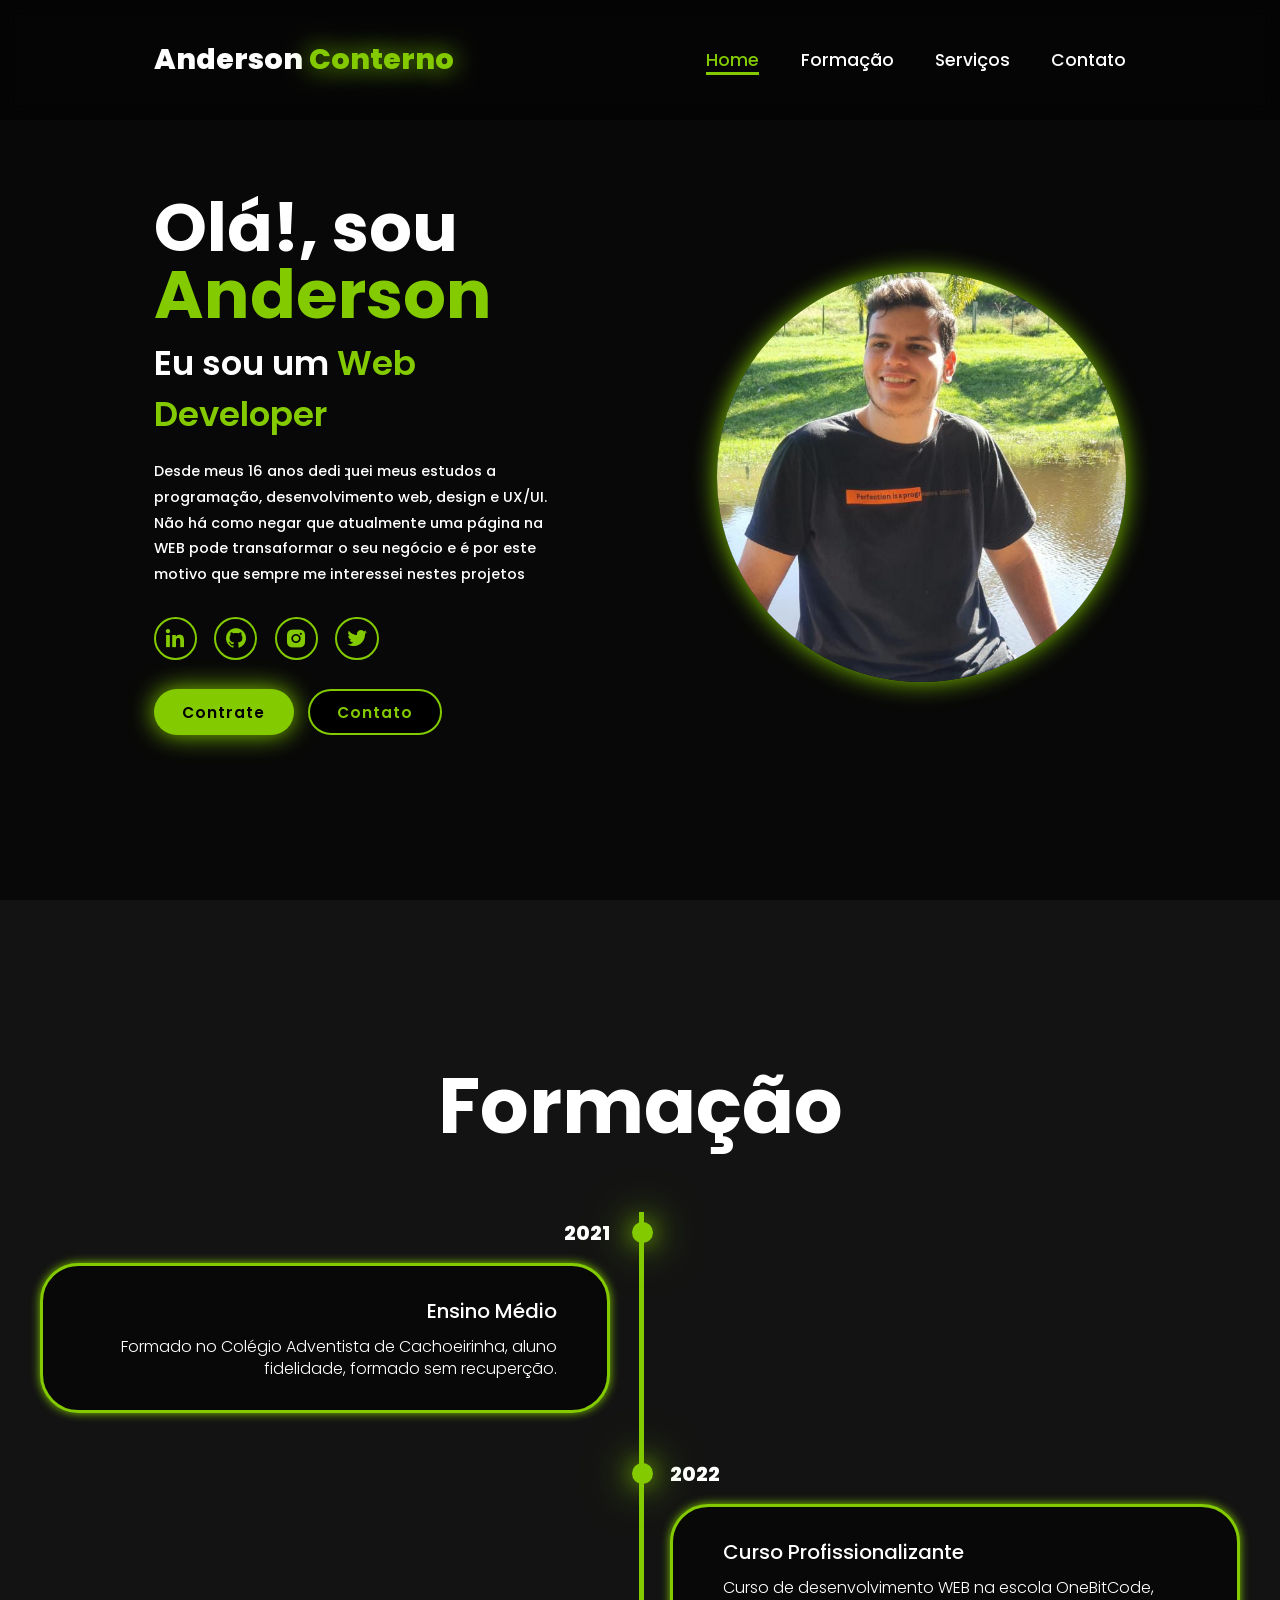
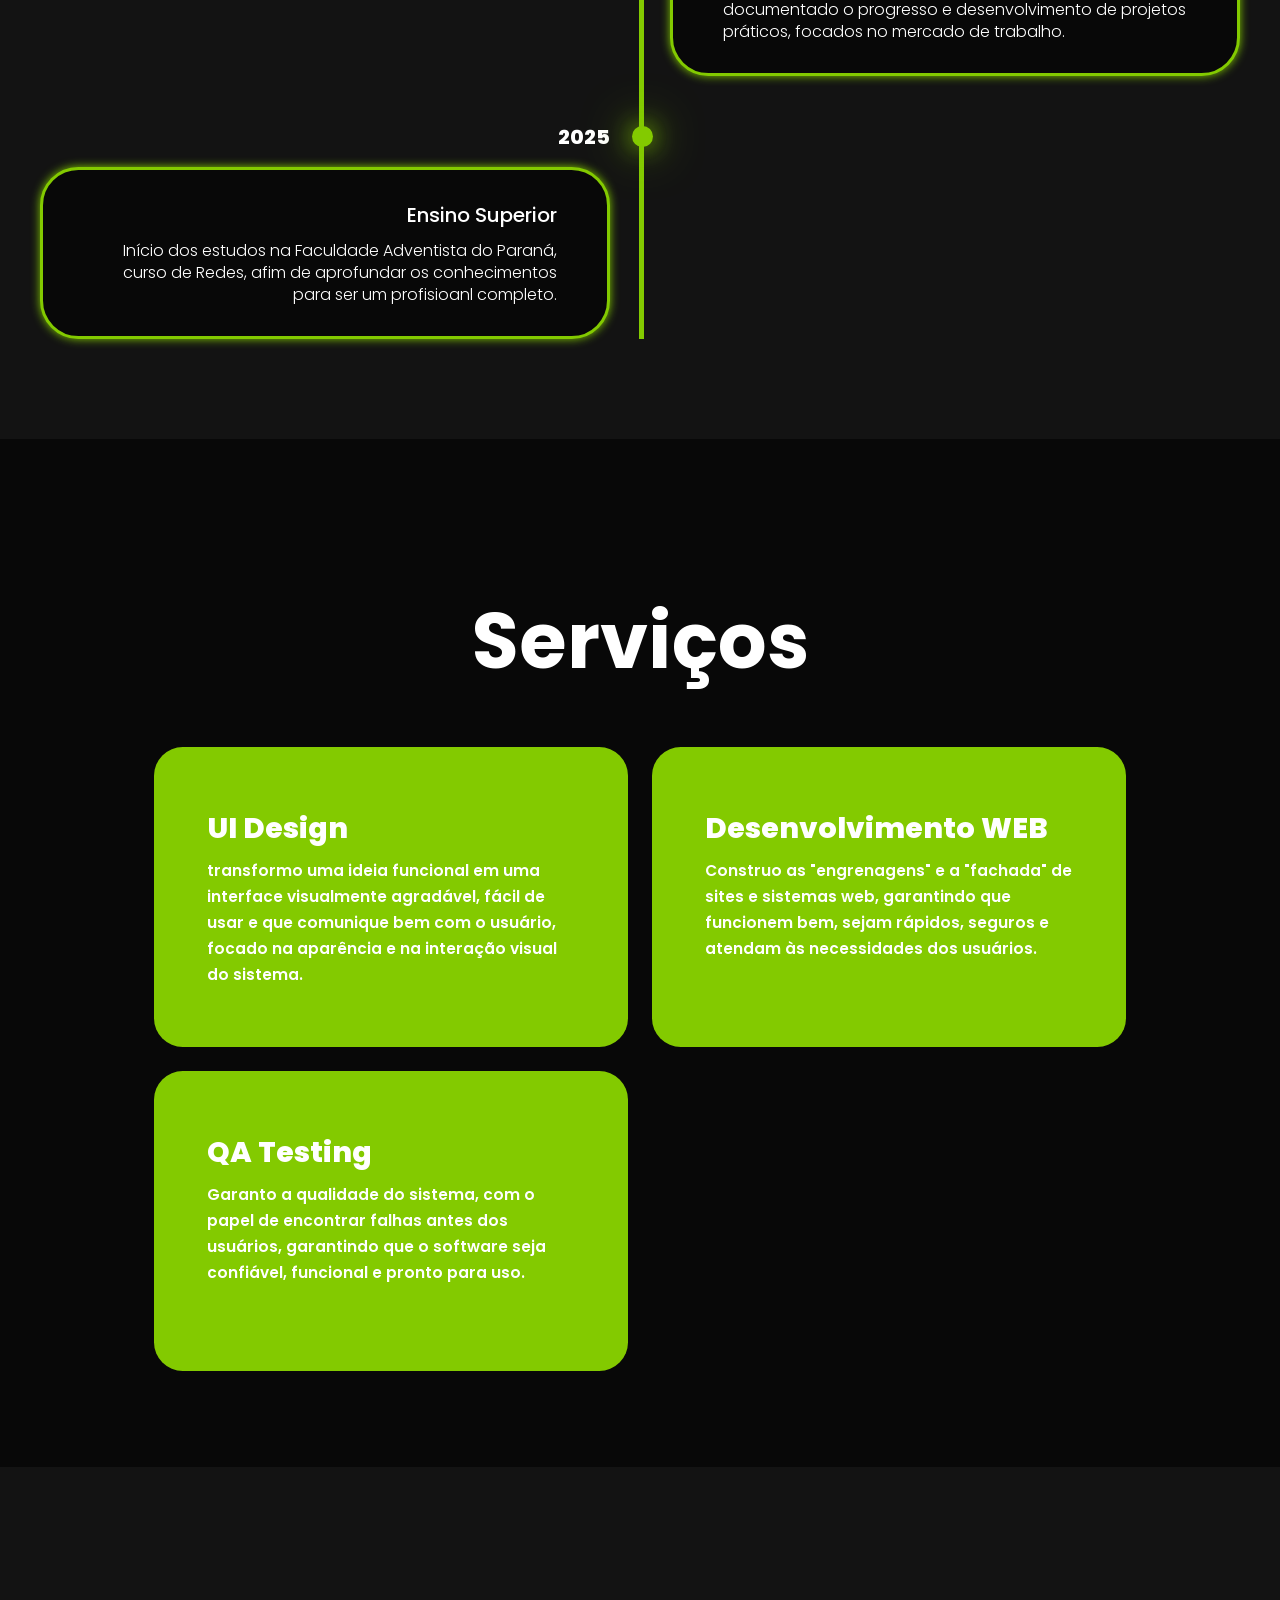
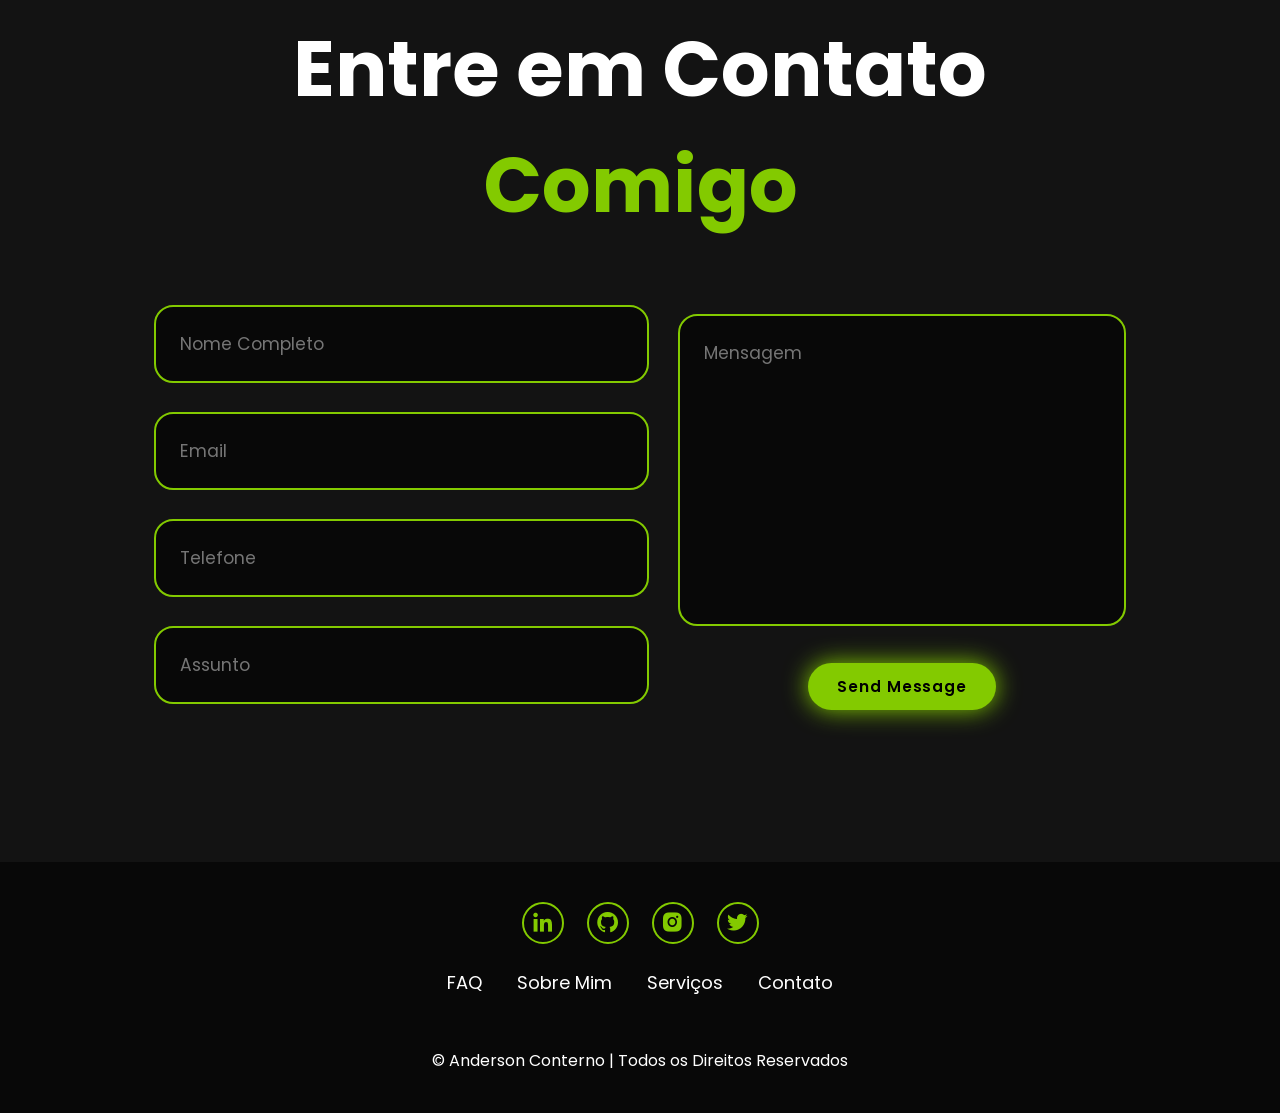
<file: portifolio.html>
<!DOCTYPE html>
<html lang="en">
<head>
    <meta charset="UTF-8">
    <meta name="viewport" content="width=device-width, initial-scale=1.0">
    <link href='https://unpkg.com/boxicons@2.1.4/css/boxicons.min.css' rel='stylesheet'>
    <link rel="stylesheet" href="portifolio.css">
    <title>Portifólio</title>
</head>
<body>
    
    <header class="header">
        <a href="#home" class="logo">Anderson
        <span>Conterno</span></a>
        
        <i class="bx bx-menu" id="menu-icon"></i>

    <nav class="navbar">
        <a href="#home" class="active">Home</a>
        <a href="#education">Formação</a>
        <a href="#services">Serviços</a>
        <a href="#contact">Contato</a>

    </nav>
    </header>

    <section class="home" id="home">
        <div class="home-content">
            <h1>Olá!, sou <span>Anderson</span></h1>
            <h3 class="text-animation">Eu sou um <span></span></h3>
            <p>Desde meus 16 anos dediquei meus estudos a programação, desenvolvimento web, design e UX/UI. Não há como negar que atualmente uma página na WEB pode transaformar o seu negócio e é por este motivo que sempre me interessei nestes projetos</p>
            
            <div class="social-icons">
                <a href="https://www.linkedin.com/in/anderson-conterno-890754269/"><i class='bx bxl-linkedin'></i></a>
                <a href="https://github.com/andersonconterno-be"><i class='bx bxl-github' ></i></a>
                <a href="https://www.instagram.com/beconterno/"><i class='bx bxl-instagram-alt' ></i></a>
                <a href="https://x.com/"><i class='bx bxl-twitter' ></i></a>
            </div>

            <div class="btn-group">
                <a href="#" class="btn">Contrate</a>
                <a href="#contact" class="btn">Contato</a>
            </div>
        </div>
        <div class="home-img">
            <img src="/img/homeimg.jpeg" alt="home-img">
        </div>
    </section>

    <section class="education" id="education">
        <h2 class="heading">Formação</h2>
        <div class="timeline-items">
        <div class="timeline-item">
            <div class="timeline-dot"></div>
                
                <div class="timeline-date">2021</div>
                
                <div class="timeline-content">
                    <h3>Ensino Médio</h3>
                    <p>Formado no Colégio Adventista de Cachoeirinha, aluno fidelidade, formado sem recuperção.</p>
                </div>

            
        </div>

        <div class="timeline-item">
            <div class="timeline-dot"></div>
                
                <div class="timeline-date">2022</div>
                
                <div class="timeline-content">
                    <h3>Curso Profissionalizante</h3>
                    <p>Curso de desenvolvimento WEB na escola OneBitCode, documentado o progresso e desenvolvimento de projetos práticos, focados no mercado de trabalho.</p>
                </div>
                
            
        </div>

        <div class="timeline-item">
            <div class="timeline-dot"></div>
                
                <div class="timeline-date">2025</div>
                
                <div class="timeline-content">
                    <h3>Ensino Superior</h3>
                    <p>Início dos estudos na Faculdade Adventista do Paraná, curso de Redes, afim de aprofundar os conhecimentos para ser um profisioanl completo.</p>
                </div>
                
            
        </div>
        </div>
    </section>

    <section class="service" id="services">
        <h2 class="heading">Serviços</h2>

        <div class="services-container">
            <div class="service-box">
                <div class="service-info">
                    <h4>UI Design</h4>
                    <p>transformo uma ideia funcional em uma interface visualmente agradável, fácil de usar e que comunique bem com o usuário, focado na aparência e na interação visual do sistema.</p>
                </div>
            </div>
            <div class="service-box">
                <div class="service-info">
                    <h4>Desenvolvimento WEB</h4>
                    <p>Construo as "engrenagens" e a "fachada" de sites e sistemas web, garantindo que funcionem bem, sejam rápidos, seguros e atendam às necessidades dos usuários.</p>
                </div>
            </div>
            <div class="service-box">
                <div class="service-info">
                    <h4>QA Testing</h4>
                    <p>Garanto a qualidade do sistema, com o papel de encontrar falhas antes dos usuários, garantindo que o software seja confiável, funcional e pronto para uso.</p>
                </div>
            </div>
        </div>
    </section>

    <section class="contact" id="contact">
        <h2 class="heading">Entre em Contato <span>Comigo</span></h2>

            <form action="">
                <div class="input-group">
                    <div class="input-box">
                        <input type="text" placeholder="Nome Completo">
                        <input type="email" placeholder="Email"> 
                    </div>
                    <div class="input-box">
                        <input type="number" placeholder="Telefone">
                        <input type="text" placeholder="Assunto">
                    </div>
                </div>

                <div class="input-group-2">
                    <textarea name="" id="" cols="30" rows="10" placeholder="Mensagem"></textarea>
                    <input type="submit" value="Send Message" class="btn">
                </div>
            </form>
    </section>

    <footer class="footer">
        <div class="social">
            <a href="https://www.linkedin.com/in/anderson-conterno-890754269/"><i class='bx bxl-linkedin'></i></a>
            <a href="https://github.com/andersonconterno-be"><i class='bx bxl-github' ></i></a>
            <a href="https://www.instagram.com/beconterno/"><i class='bx bxl-instagram-alt' ></i></a>
            <a href="https://x.com/"><i class='bx bxl-twitter' ></i></a>
        </div>

        <ul class="list">
            <li>
                <a href="#">FAQ</a>
            </li>
            <li>
                <a href="#">Sobre Mim</a>
            </li>
            <li>
                <a href="#">Serviços</a>
            </li>
            <li>
                <a href="#">Contato</a>
            </li>
        </ul>

        <p class="copyright">
            &copy; Anderson Conterno | Todos os Direitos Reservados
        </p>
    </footer>
    
    <script src="/script.js"></script>

</body>
</html>
</file>
<file: portifolio.css>
@import url('https://fonts.googleapis.com/css2?family=Poppins:ital,wght@0,100;0,200;0,300;0,400;0,500;0,600;0,700;0,800;0,900;1,100;1,200;1,300;1,400;1,500;1,600;1,700;1,800;1,900&display=swap');

*{
    margin: 0;
    padding: 0;
    box-sizing: border-box;
    text-decoration: none;
    border: none;
    outline: none;
    scroll-behavior: smooth;
    font-family: "Poppins", sans-serif;
}

:root {
    --bg-color: #080808;
    --second-bg-color: #131313;
    --text-color: #fff;
    --main-color: #83ca00;
}

html{
    font-size: 60%;
    overflow-x: hidden;
}

body{
    background-color: var(--bg-color);
    color: var(--text-color);
}

header{
    position: fixed;
    top: 0;
    left: 0;
    width: 100%;
    padding: 4rem 12% 4rem;
    background-color: rgba(0, 0, 0, 0.3);
    backdrop-filter: blur(10px);
    display: flex;
    justify-content: space-between;
    align-items: center;
    z-index: 5;
}

.logo{
    font-size: 3rem;
    color: var(--text-color);
    font-weight: 800;
    cursor: pointer;
    transition: 0.3s;
}

.logo:hover{
    transform: scale(1.1);
}

.logo span{
    text-shadow: 0 0 25px var(--main-color);
}

.navbar a{
    font-size: 1.8rem;
    color: var(--text-color);
    margin-left: 4rem;
    font-weight: 500;
    transition: 0.3s;
    border-bottom: 3px solid transparent;
}

.navbar a:hover,
.navbar a.active{
    color: var(--main-color);
    border-bottom: var(--main-color) solid;
}

#menu-icon{
    font-size: 3.6rem;
    color: var(--main-color);
    display: none;
}

section{
    min-height: 100vh;
    padding: 10rem 12% 10rem;
}

.home{
    display: flex;
    align-items: center;
    justify-content: center;
    gap: 15rem;
}

.home-content{
    display: flex;
    flex-direction: column;
    align-items: baseline;
    text-align: left;
    justify-content: center;
    margin-top: 3rem;
}

span{
    color: var(--main-color);
}

.logo span{
    color: var(--main-color)
}

.home-content h3{
    margin-bottom: 2rem;
    margin-top: 1rem;
    font-size: 3,5rem;
}

.home-content h1{
    font-size: 7rem;
    font-weight: 700;
    margin-top: 1,5rem;
    line-height: 1;
}

.home-img{
    border-radius: 50%;
}

.home-img img{
    position: relative;
    top: 3rem;
    width: 32vw;
    border-radius: 50%;
    box-shadow: 0 0 25px var(--main-color);
    cursor: pointer;
    transition: 0.4s ease-in-out;
}

.home-img img:hover{
    box-shadow: 0 0 25px var(--main-color),
                0 0 50px var(--main-color),
                0 0 100px var(--main-color);
}

.home-content p{
    font-size: 1.5rem;
    font-weight: 500;
    line-height: 1.8;
    max-width: 1000px;
}

.social-icons a{
    display: inline-flex;
    justify-content: center;
    align-items: center;
    width: 4.5rem;
    height: 4.5rem;
    background: transparent;
    border: 2px solid var(--main-color);
    font-size: 2.5rem;
    border-radius: 50%;
    color: var(--main-color);
    margin: 3rem 1.5rem 3rem 0;
    transition: 0.3s ease-in-out;
}

.social-icons a:hover{
    color: var(--text-color);
    transform: scale(1.3)translateY(-5px);
    box-shadow: 0 0 25px var(--main-color);
    background-color: var(--main-color);
}

.btn{
    display: inline-block;
    padding: 1rem 2.8rem;
    background: var(--main-color);
    box-shadow: 0 0 25px var(--main-color);
    border-radius: 4rem;
    font-size: 1.6rem;
    color: #000;
    border: 2px solid transparent;
    letter-spacing: 0.1rem;
    font-weight: 600;
    transition: 0.3s ease-in-out;
    cursor: pointer;
}

.btn:hover{
    transform: scale(1.05);
    box-shadow: 0 0 50px var(--main-color);
}

.btn-group{
    display: flex;
    align-items: center;
    gap: 1.5rem;
}

.btn-group a:nth-of-type(2){
    background-color: black;
    color: var(--main-color);
    border: 2px solid var(--main-color);
    box-shadow: 0 0 25px transparent;
}

.text-animation{
    font-size: 34px;
    font-weight: 600;
    min-width: 280px;
}

.text-animation span{
    position: relative;
}

.text-animation span:before{
    content: "Web Developer";
    color: var(--main-color);
    animation: words 20s infinite;
}

.text-animation span:after{
    content: "";
    background-color: var(--bg-color);
    position: absolute;
    width: calc(100% - 8px);
    height: 100%;
    border-left: 3px solid var(--bg-color);
    right: -8px;
    animation: cursor 0.6s infinite, typing 20s steps(14) infinite;
}

@keyframes cursor{
    to{
        border-left: 2px solid var(--main-color);
    }
}
@keyframes words{
    0%,
    20%{
        content: "Frontend Designer";
    }
    21%,
    40%{
        content: "Web Designer";
    }
    41%,
    60%{
        content: "UI / UX Designer";
    }
    61%,
    80%{
        content: "Web Developer";
    }
    81%,
    100%{
        content: "Software tester";
    }
}
@keyframes typing{
    10%,
    15%,
    30%,
    35%,
    50%,
    55%,
    70%,
    75%,
    90%,
    95%{
        width: 0;
    }
    0%,
    20%,
    25%,
    40%,
    45%,
    60%,
    65%,
    80%,
    85%{
        width: calc(100% + 8px);
    }
}

.heading{
    font-size: 8rem;
    text-align: center;
    margin: 5rem 0;
}

.education{
    padding: 100px 15px;
    background: var(--second-bg-color)
}

.education h2{
    margin-bottom: 5rem;
}

.timeline-items{
    max-width: 1200px;
    margin: auto;
    display: flex;
    flex-wrap: wrap;
    position: relative;
}

.timeline-items::before{
    content: "";
    position: absolute;
    width: 5px;
    height: 100%;
    background-color: var(--main-color);
    left: calc(50% - 1px);
}

.timeline-item{
    margin-bottom: 40px;
    width: 100%;
    position: relative;
}

.timeline-item:last-child{
    margin-bottom: 0;
}

.timeline-item:nth-child(odd){
    padding-right: calc(50% + 30px);
    text-align: right;
}

.timeline-item:nth-child(even){
    padding-left: calc(50% + 30px);
}

.timeline-dot{
    height: 21px;
    width: 21px;
    background-color: var(--main-color);
    box-shadow: 0 0 25px var(--main-color),
                0 0 50px var(--main-color);
    position: absolute;
    left: calc(50% - 8px);
    border-radius: 50%;
    top: 10px;
}

.timeline-date{
    font-size: 20px;
    font-weight: 800;
    color: #fff;
    margin: 6px 0 15px;
}

.timeline-content{
    background-color: var(--bg-color);
    border: 3px solid var(--main-color);
    padding: 30px 50px;
    border-radius: 4rem;
    box-shadow: 0 0 10px var(--main-color);
    cursor: pointer;
    transition: 0.3s ease-in-out;
}

.timeline-content h3{
    font-size: 20px;
    color: #fff;
    margin: 0 0 10px;
    font-weight: 500;
}

.timeline-content p{
    color: #fff;
    font-size: 16px;
    font-weight: 300;
    line-height: 22px;
}

::-webkit-scrollbar{
    width: 15px;
}

::-webkit-scrollbar-thumb{
    background-color: var(--main-color);
}

::-webkit-scrollbar-track{
    background-color: var(--bg-color);
}

.services{
    background: var(--bg-color);
    color: black;
}

.services h2{
    margin-bottom: 5rem;
    color: white;
}

.services-container{
    display: grid;
    grid-template-columns: repeat(2,1fr);
    align-items: center;
    gap: 2.5rem;
}

.service-box{
    background-color: var(--main-color);
    height: 300px;
    border-radius: 3rem;
    border: 5px solid transparent;
    cursor: pointer;
    transition: 0.4s ease-in-out;
}

.service-box:hover{
    background: white;
    color: black;
    border: 5px solid var(--main-color);
    transform: scale(1.03);
}

.service-box .service-info{
    display: flex;
    flex-direction: column;
    text-align: left;
    max-height: 200px;
    justify-content: left;
    align-items: baseline;
    padding: 5rem 5rem;
}

.service-info h4{
    font-size: 3rem;
    font-weight: 800;
    line-height: 2;
}

.service-info p{
    font-size: 1.6rem;
    font-weight: 600;
    line-height: 1.7;
    margin: auto;
}

.contact{
    background-color: var(--second-bg-color)
}

.contact h2{
    margin-bottom: 3rem;
    color: white;
}

.contact form{
    display: flex;
    align-items: center;
    justify-content: center;
    gap: 3rem;
    margin: 5rem auto;
    text-align: center;
}

.contact form .input-box{
    display: flex;
    justify-content: center;
    flex-wrap: wrap;
}

.contact form .input-box input,
.contact form textarea{
    width: 100%;
    padding: 2.5rem;
    font-size: 1.8rem;
    color: var(--text-color);
    background: var(--bg-color);
    border-radius: 2rem;
    border: 2px solid var(--main-color);
    margin: 1.5rem 0;
    resize: none;
}

.contact form .btn{
    margin-top: 2rem;
}

.footer{
    position: relative;
    bottom: 0;
    width: 100%;
    padding: 40px 0;
    background-color: var(--bg-color);
}

.footer .social{
    text-align: center;
    padding-bottom: 25px;
    color: var(--main-color);
}

.footer .social a{
    font-size: 25px;
    color: var(--main-color);
    border: 2px solid var(--main-color);
    width: 42px;
    height: 42px;
    line-height: 42px;
    display: inline-block;
    border-radius: 50%;
    margin: 0 10px;
    transition: 0.3s ease-in-out;
}

.footer .social a:hover{
    transform: scale(1.2)translateY(-10px);
    background-color: var(--main-color);
    color: black;
    box-shadow: 0 0 25px var(--main-color);
}

.footer ul{
    margin-top: 0;
    padding: 0;
    font-size: 18px;
    line-height: 1.6;
    margin-bottom: 0;
    text-align: center;
}

.footer ul li a{
    color: white;
    border-bottom: 3px solid transparent;
    transition: 0.3s ease-in-out;
}

.footer ul li a:hover{
    border-bottom: 3px solid var(--main-color);
}

.footer ul li{
    display: inline-block;
    padding: 0 15px;
}

.footer .copyright{
    margin-top: 50px;
    text-align: center;
    font-size: 16px;
    color: white;
}

@media(max-width:1258px){
    html{
        font-size: 55%;
    }
    .services-container{
        padding-bottom: 7rem;
        grid-template-columns: repeat(2,1fr);
        margin: 0 5rem;
    }
}

@media(max-width:991px){
    header{
        padding: 2rem 3%;
    }
    section{
        padding: 10rem 3% 2rem;
    }
    .timeline-items::before{
        left: 7px;
    }
    .timeline-item:nth-child(odd){
        padding-right: 0;
        text-align: left;
    }
    .timeline-item:nth-child(odd),
    .timeline-item:nth-child(even){
        padding-left: 37px;
    }
    .timeline-dot{
        left: 0;
    }
    .services{
        padding-bottom: 7rem;
    }
    .contact form{
        flex-direction: column;
    }
    .footer{
        padding: 2rem 3%;
    }
}

@media(max-width:895px){
    #menu-icon{
        display: block;
    }
    .navbar{
        position: absolute;
        top: 100%;
        right: 0;
        width: 50%;
        padding: 1rem 3%;
        background: rgba(0, 0, 0, 0.8);
        backdrop-filter: blur(20px);
        border-bottom-left-radius: 2rem;
        border-left: var(--main-color);
        border-bottom: var(--main-color);
        display: none;
    }
    .navbar.active{
        display: block;
    }
    .navbar a{
        display: block;
        font-size: 2rem;
        margin: 3rem 0;
        color: white;
    }
    .home{
        flex-direction: column-reverse;
        margin: 5rem 4rem;
    }
    .home-content h3{
        font-size: 2.6rem;
    }
    .home-content h1{
        font-size: 8rem;
        margin: 3rem;
    }
    .home-content p{
        max-width: 600px;
        margin: 0 auto;
    }
    .home-img{
        width: 56vw;
    }
    .services h2{
        margin-bottom: 3rem;
    }
    .services-container{
        grid-template-columns: repeat(1,1fr);
    }
}
</file>
